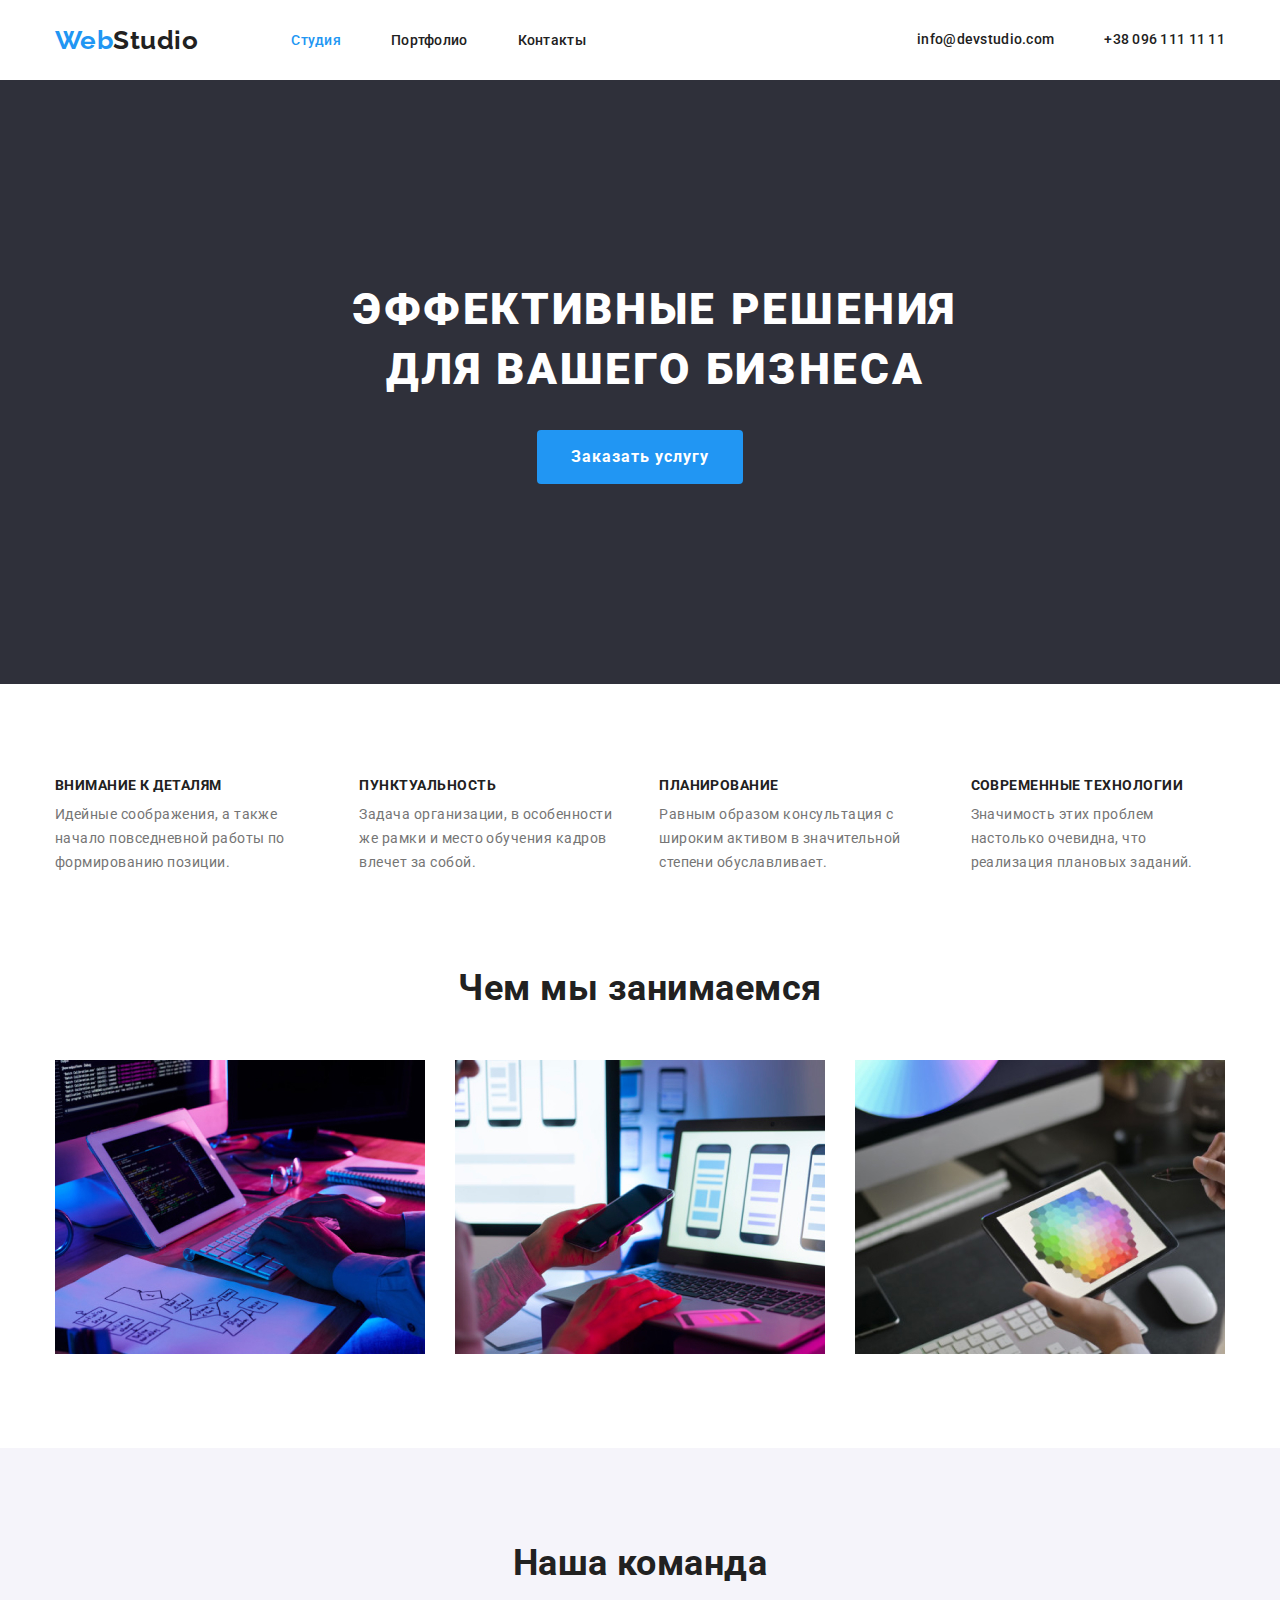
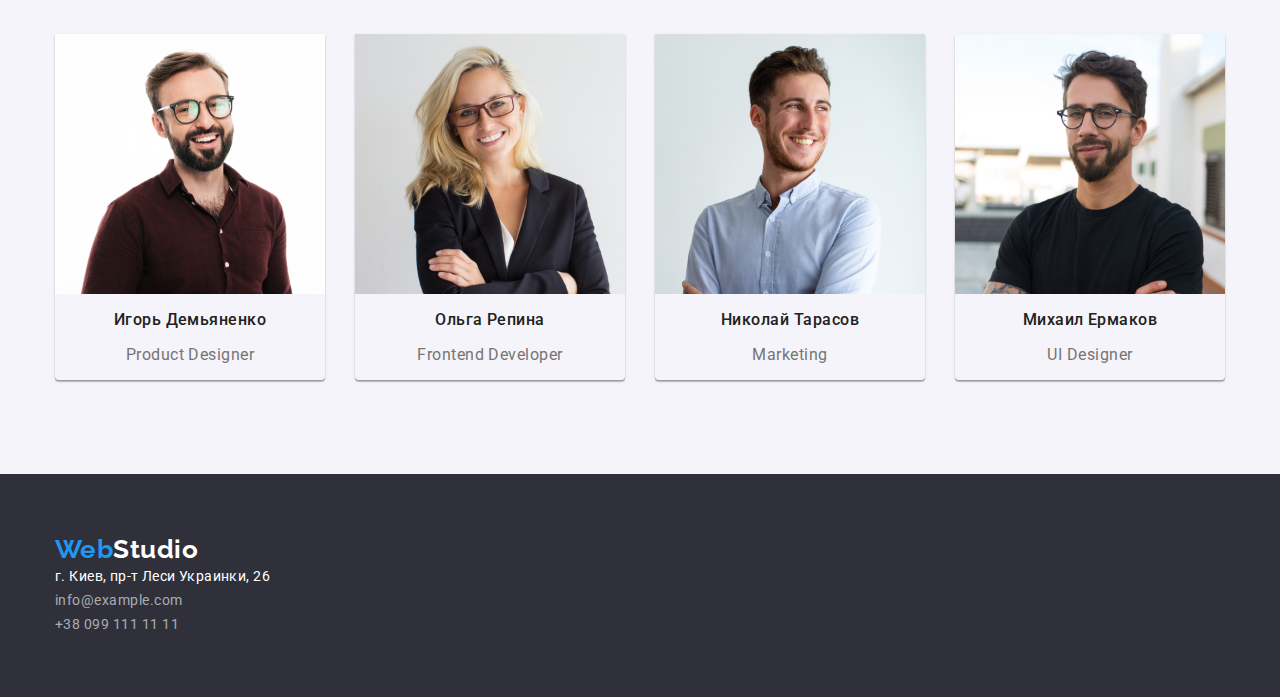
<file: index.html>
<!DOCTYPE html>
<html lang="ru">
  <head>
    <meta charset="UTF-8" />
    <meta name="viewport" content="width=device-width, initial-scale=1.0" />
    <title>Document</title>
    <link href="https://fonts.googleapis.com/css2?family=Raleway:wght@700&family=Roboto:wght@500;700;900&display=swap" rel="stylesheet" />
    <link rel="stylesheet" href="https://cdnjs.cloudflare.com/ajax/libs/modern-normalize/1.0.0/modern-normalize.min.css" />
    <link rel="stylesheet" href="./css/styless.css" />
  </head>
  <body>
    <header class="">
      <div class="container nav">
        <nav class="nav">
          <a href="./index.html" class="logo">Web<span class="part-logo">Studio</span></a>
          <ul class="site-nav list">
            <li class="item"><a href="./index.html" class="link current">Студия</a></li>
            <li class="item"><a href="./portfolio.html" class="link">Портфолио</a></li>
            <li class="item"><a href="" class="link">Контакты</a></li>
          </ul>
        </nav>

        <ul class="kontaktu-nav list">
          <li class="item"><a href="" class="nav-address link">info@devstudio.com</a></li>
          <li class="item"><a href="" class="nav-address link">+38 096 111 11 11</a></li>
        </ul>
      </div>
    </header>
    <main>
      <section class="hero">
        <div class="container hero-box">
          <h1 class="hero-title">Эффективные решения для вашего бизнеса</h1>
          <button class="button first">Заказать услугу</button>
        </div>
      </section>

      <section class="section">
        <div class="container">
          <ul class="list feature-list">
            <li class="feature-item">
              <h3 class="feature-title">Внимание к деталям</h3>
              <p class="feature-text">Идейные соображения, а также начало повседневной работы по формированию позиции.</p>
            </li>
            <li class="feature-item">
              <h3 class="feature-title">Пунктуальность</h3>
              <p class="feature-text">Задача организации, в особенности же рамки и место обучения кадров влечет за собой.</p>
            </li>
            <li class="feature-item">
              <h3 class="feature-title">Планирование</h3>
              <p class="feature-text">Равным образом консультация с широким активом в значительной степени обуславливает.</p>
            </li>
            <li class="feature-item">
              <h3 class="feature-title">Современные технологии</h3>
              <p class="feature-text">Значимость этих проблем настолько очевидна, что реализация плановых заданий.</p>
            </li>
          </ul>
        </div>
      </section>
      <!--чем мы занимаемся-->
      <section class="section example">
        <div class="container">
          <h3 class="example-title">Чем мы занимаемся</h3>
          <ul class="list example-list">
            <li class="example-item">
              <img src="./images/chem1.jpg" alt="печатем код" width="370" />
            </li>
            <li class="example-item">
              <img src="./images/chem2.jpg" alt="создаем дизайн телефона" width="370" />
            </li>
            <li class="example-item">
              <img src="./images/chem3.jpg" alt="работаем на планшете" width="370" />
            </li>
          </ul>
        </div>
      </section>
      <!--Наша команда-->
      <section class="team section">
        <div class="container">
          <h2 class="team-title">Наша команда</h2>
          <ul class="list team-box">
            <li class="team-item">
              <img src="./images/komanda1.jpg" alt="фото Игоря" width="270" />
              <h3 class="team-name">Игорь Демьяненко</h3>
              <p class="team-text">Product Designer</p>
            </li>
            <li class="team-item">
              <img src="./images/komanda2.jpg" alt="фото Ольги" width="270" />
              <h3 class="team-name">Ольга Репина</h3>
              <p class="team-text">Frontend Developer</p>
            </li>
            <li class="team-item">
              <img src="./images/komanda3.jpg" alt="фото Николая" width="270" />
              <h3 class="team-name">Николай Тарасов</h3>
              <p class="team-text">Marketing</p>
            </li>
            <li class="team-item">
              <img src="./images/komanda4.jpg" alt="фото михаила" width="270" />
              <h3 class="team-name">Михаил Ермаков</h3>
              <p class="team-text">UI Designer</p>
            </li>
          </ul>
        </div>
      </section>
    </main>
    <!--футер-->
    <footer class="footer">
      <div class="container">
        <a href="./index.html" class="logo">Web<span class="part-logo-footer">Studio</span></a>
        <address class="address">
          <ul class="list">
            <a href="https://goo.gl/maps/V3Cmk4kMnXvQ9AmN7" class="link karta" target="_blank" rel="noopener noreferrer"
              >г. Киев, пр-т Леси Украинки, 26</a
            >
            <br />
            <li><a href="" class="link address-kontaktu">info@example.com</a></li>
            <li><a href="tel:+380991111111" class="link address-kontaktu">+38 099 111 11 11</a></li>
          </ul>
        </address>
      </div>
    </footer>
  </body>
</html>
</file>
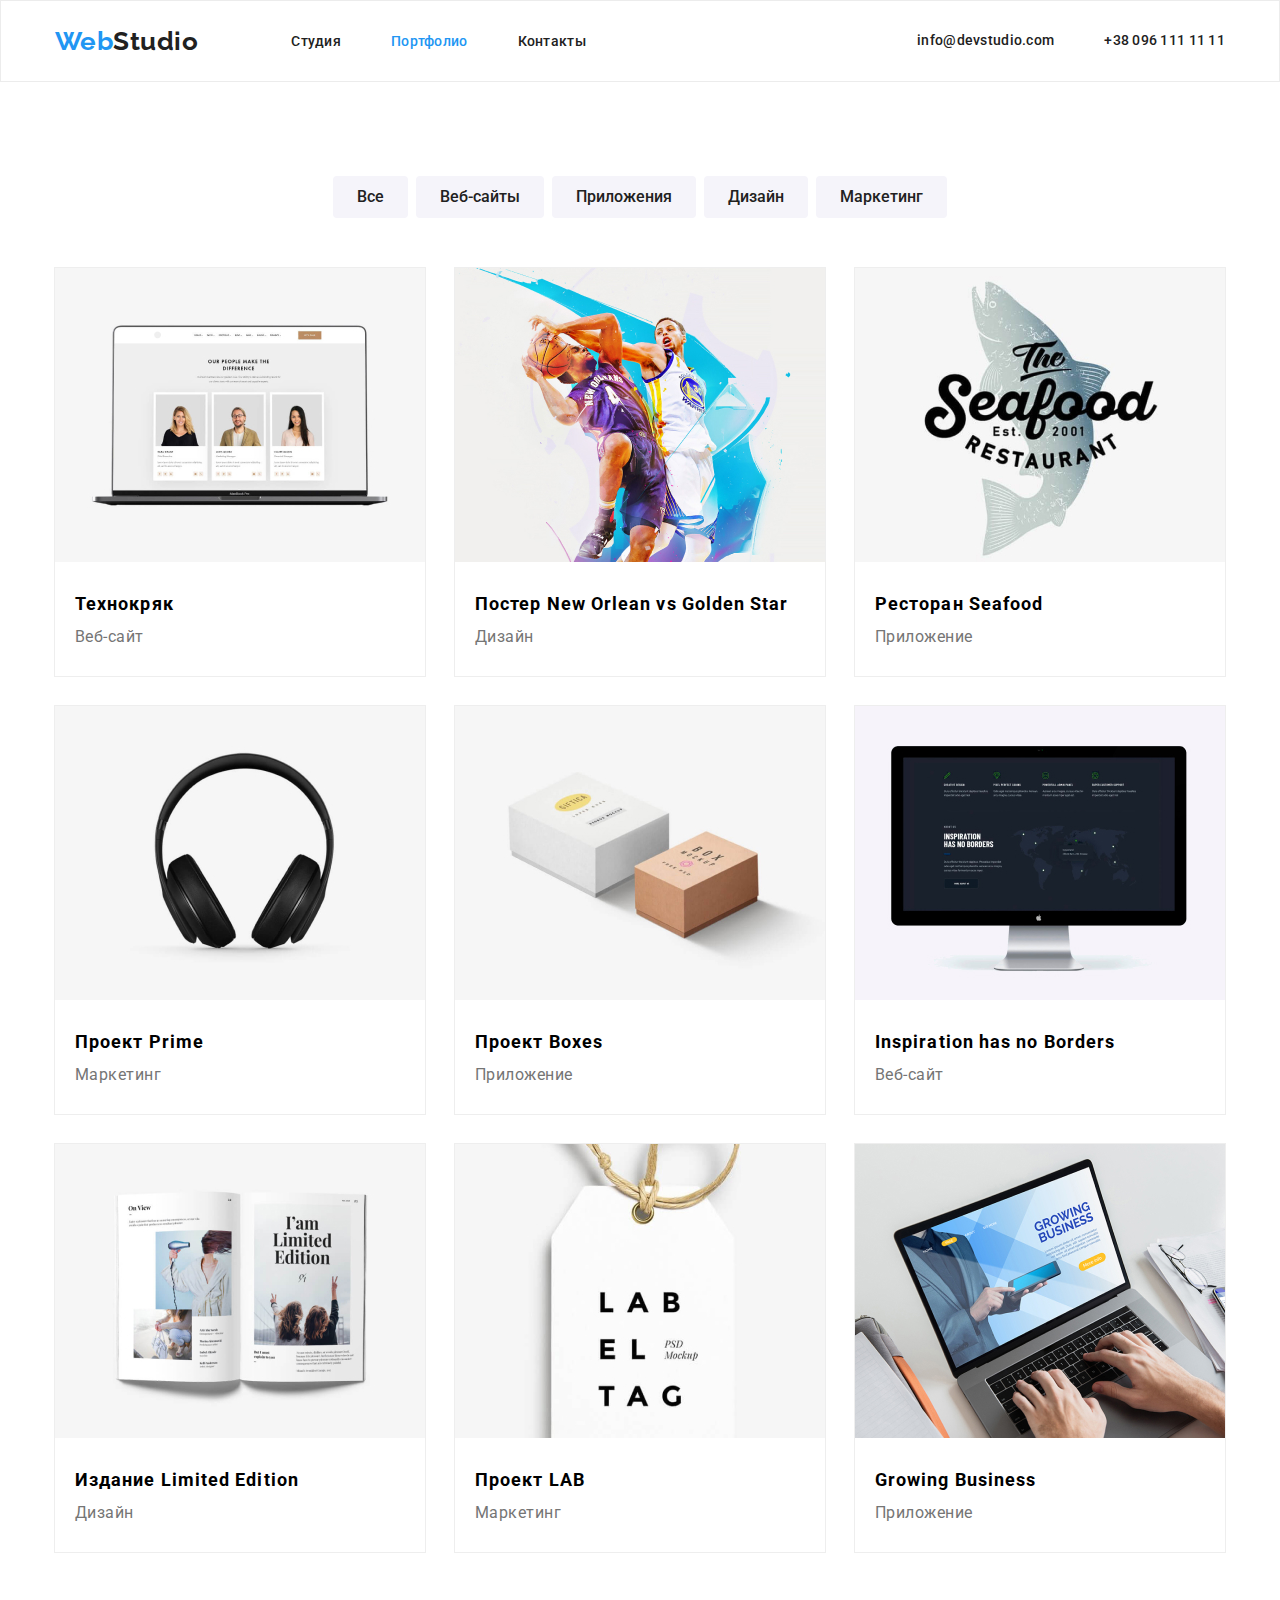
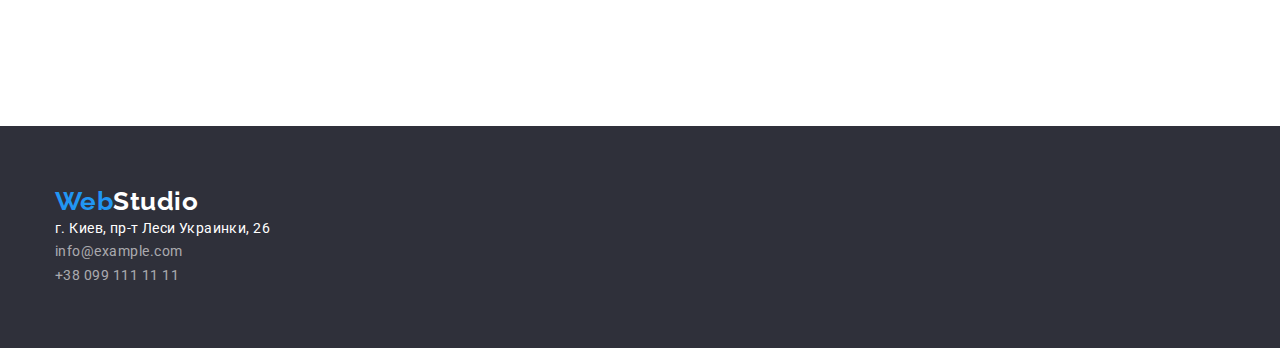
<file: portfolio.html>
<!DOCTYPE html>
<html lang="ru">
  <head>
    <meta charset="UTF-8" />
    <meta name="viewport" content="width=device-width, initial-scale=1.0" />
    <title>Document</title>
    <link href="https://fonts.googleapis.com/css2?family=Raleway:wght@700&family=Roboto:wght@500;700;900&display=swap" rel="stylesheet" />
    <link rel="stylesheet" href="https://cdnjs.cloudflare.com/ajax/libs/modern-normalize/1.0.0/modern-normalize.min.css" />
    <link rel="stylesheet" href="./css/styless.css" />
  </head>
  <body>
    <!--шапка-->
    <header class="header">
      <div class="container nav">
        <nav class="nav">
          <a href="./index.html" class="logo">Web<span class="part-logo">Studio</span></a>
          <ul class="site-nav list">
            <li class="item"><a href="./index.html" class="link">Студия</a></li>
            <li class="item"><a href="./portfolio.html" class="link current">Портфолио</a></li>
            <li class="item"><a href="" class="link">Контакты</a></li>
          </ul>
        </nav>

        <ul class="kontaktu-nav list">
          <li class="item"><a href="" class="nav-address link">info@devstudio.com</a></li>
          <li class="item"><a href="" class="nav-address link">+38 096 111 11 11</a></li>
        </ul>
      </div>
    </header>
    <main>
      <!--под меню-->
      <section class="menu-section">
        <div class="container">
          <ul class="list menu">
            <li class="menu-item"><button class="button secondary">Все</button></li>
            <li class="menu-item"><button class="button secondary">Веб-сайты</button></li>
            <li class="menu-item"><button class="button secondary">Приложения</button></li>
            <li class="menu-item"><button class="button secondary">Дизайн</button></li>
            <li class="menu-item"><button class="button secondary">Маркетинг</button></li>
          </ul>
          <!--категории-->
          <ul class="list categ-list">
            <li class="categ-item">
              <a href="" class="link">
                <div class="image">
                  <img src="./images/kateg1.jpg" alt="шаблон вебсайта" />
                </div>
                <div class="categ-review">
                  <h2 class="categ-title">Технокряк</h2>
                  <p class="categ-text">Веб-сайт</p>
                </div>
              </a>
            </li>
            <li class="categ-item">
              <a href="" class="link">
                <div class="image">
                  <img src="./images/kateg2.jpg" alt="Постер New Orlean vs Golden Star" />
                </div>
                <div class="categ-review">
                  <h2 class="categ-title">Постер New Orlean vs Golden Star</h2>
                  <p class="categ-text">Дизайн</p>
                </div>
              </a>
            </li>
            <li class="categ-item">
              <a href="" class="link">
                <div class="image"><img src="./images/kateg3.jpg" alt="Ресторан Seafood" width: 370px></div>
                <div class="categ-review">
                  <h2 class="categ-title">Ресторан Seafood</h2>
                  <p class="categ-text">Приложение</p>
                </div>
              </a>
            </li>
            <li class="categ-item">
              <a href="" class="link">
                <div class="image"><img src="./images/kateg4.jpg" alt="наушники" width: 370px></div>
                <div class="categ-review">
                  <h2 class="categ-title">Проект Prime</h2>
                  <p class="categ-text">Маркетинг</p>
                </div>
              </a>
            </li>
            <li class="categ-item">
              <a href="" class="link">
                <div class="categ-image"><img src="./images/kateg5.jpg" alt="2 коробки" width: 370px></div>
                <div class="categ-review">
                  <h2 class="categ-title">Проект Boxes</h2>
                  <p class="categ-text">Приложение</p>
                </div>
              </a>
            </li>
            <li class="categ-item">
              <a href="" class="link">
                <div class="categ-image"><img src="./images/kateg6.jpg" alt="заставка на мониторе" width: 370px></div>
                <div class="categ-review">
                  <h2 class="categ-title">Inspiration has no Borders</h2>
                  <p class="categ-text">Веб-сайт</p>
                </div>
              </a>
            </li>
            <li class="categ-item">
              <a href="" class="link">
                <div class="categ-image"><img src="./images/kateg7.jpg" alt="открытая книжка" width: 370px></div>
                <div class="categ-review">
                  <h2 class="categ-title">Издание Limited Edition</h2>
                  <p class="categ-text">Дизайн</p>
                </div>
              </a>
            </li>
            <li class="categ-item">
              <a href="" class="link">
                <div class="categ-image"><img src="./images/kateg8.jpg" alt="эмблема с ярлыком" width: 370px></div>
                <div class="categ-review">
                  <h2 class="categ-title">Проект LAB</h2>
                  <p class="categ-text">Маркетинг</p>
                </div>
              </a>
            </li>
            <li class="categ-item">
              <a href="" class="link">
                <div class="categ-image"><img src="./images/kateg9.jpg" alt="печатание на ноутбуке" width: 370px></div>
                <div class="categ-review">
                  <h2 class="categ-title">Growing Business</h2>
                  <p class="categ-text">Приложение</p>
                </div>
              </a>
            </li>
          </ul>
        </div>
      </section>
    </main>
    <!--футер-->
    <footer class="footer">
      <div class="container">
        <a href="./index.html" class="logo">Web<span class="part-logo-footer">Studio</span></a>
        <address class="address">
          <ul class="list">
            <a href="https://goo.gl/maps/V3Cmk4kMnXvQ9AmN7" class="link karta" target="_blank" rel="noopener noreferrer"
              >г. Киев, пр-т Леси Украинки, 26</a
            >
            <br />
            <li><a href="" class="link address-kontaktu">info@example.com</a></li>
            <li><a href="tel:+380991111111" class="link address-kontaktu">+38 099 111 11 11</a></li>
          </ul>
        </address>
      </div>
    </footer>
  </body>
</html>
</file>
<file: css/styless.css>
:root {
  --primary-text-color: #212121;
  --text-color: #757575;
  --accent-color: #2196f3;
  --bg-color: #ffffff;
  --primary-white-color: #ffffff;
}
body {
  background-color: #ffffff;
  color: var(--primary-text-color);
  font-family: "Roboto", sans-serif;
  letter-spacing: 0.03em;
}

img {
  display: block;
  max-width: 100%;
  height: auto;
}

.container {
  width: 1200px;
  padding-left: 15px;
  padding-right: 15px;
  margin-left: auto;
  margin-right: auto;
}

.logo {
  margin-right: 93px;
  font-family: "Raleway", sans-serif;
  font-weight: bold;
  font-size: 26px;
  line-height: 1.19;
  color: #2196f3;
  text-decoration: none;
}
.logo-footer {
  font-family: "Raleway", sans-serif;
  font-weight: bold;
  font-size: 26px;
  line-height: 1.19;
  color: #2196f3;
  text-decoration: none;
}

.part-logo {
  color: var(--primary-text-color);
}
.part-logo-footer {
  color: white;
}

.section {
  padding-top: 94px;
  padding-bottom: 94px;
}

.link {
  text-decoration: none;
}
.categ .link {
  display: block;
}

.list {
  padding: 0;
  margin: 0;
  list-style: none;
}

.hero {
  padding-top: 200px;
  padding-bottom: 200px;
  background-color: #2f303a;
}

.hero-box {
  text-align: center;
  width: 696px;
}

.hero-title {
  font-weight: 900;
  font-size: 44px;
  line-height: 1.36;
  letter-spacing: 0.06em;
  text-transform: uppercase;
  margin-top: 0px;
  margin-bottom: 30px;
  color: var(--primary-white-color);
  width: 696px;
}

.nav {
  display: flex;
  align-items: center;
}

.site-nav {
  display: flex;
  font-weight: 500;
  font-size: 14px;
  line-height: 1.06;
  letter-spacing: 0.02em;

  color: #2196f3;
}
.nav-address {
  font-weight: 500;
  font-size: 14px;
  line-height: 1.14;
  letter-spacing: 0.02em;

  color: #757575;
}

.kontaktu-nav {
  display: flex;
  margin-left: auto;
}

.kontaktu-nav .item + .item {
  margin-left: 50px;
}

.site-nav .link,
.kontaktu-nav .link {
  display: block;
  padding-top: 32px;
  padding-bottom: 32px;

  color: var(--primary-text-color);
  text-decoration: none;
}
.site-nav .link.current {
  color: var(--accent-color);
}
.link:hover,
.link:focus {
  color: var(--accent-color);
}

.header {
  border: 1px solid #ececec;
}

/*
.site-nav .item:not(:last-child) {
  margin-right: 50px;
}
*/
.site-nav .item + .item {
  margin-left: 50px;
}

/*feature*/

.feature-list {
  display: flex;
}

.feature-item {
  width: calc(100% - 30px * 3) / 4;
}

.feature-item:not(:last-child) {
  margin-right: 30px;
}

.feature-title {
  color: var(--primary-text-color);
  margin-top: 0px;
  margin-bottom: 10px;
  font-weight: bold;
  font-size: 14px;
  line-height: 1.07;
  text-transform: uppercase;
}

.feature-text {
  color: var(--text-color);
  font-size: 14px;
  line-height: 1.71;

  margin-top: 0px;
  margin-bottom: 0px;
}

/*example*/

.example {
  padding-top: 0px;
}
.example-list {
  display: flex;
}

.example-title {
  font-weight: bold;
  font-size: 36px;
  line-height: 1.16;
  text-align: center;
  margin-bottom: 50px;
  margin-top: 0px;
}

.example .example-item + .example-item {
  margin-left: 30px;
}

/*team*/

.team {
  background-color: #f5f4fa;
}

.team-name {
  font-weight: 500;
  font-size: 16px;
  line-height: 1.19;
  text-align: center;
}

.team-text {
  font-size: 16px;
  line-height: 1.19;
  text-align: center;
  color: var(--text-color);
}

.team-item {
  width: calc((100% - 30px * 3) / 4);
  box-shadow: 0px 1px 3px rgba(0, 0, 0, 0.12), 0px 1px 1px rgba(0, 0, 0, 0.14), 0px 2px 1px rgba(0, 0, 0, 0.2);
  border-radius: 0px 0px 4px 4px;
}

.team-title {
  margin-top: 0px;
  margin-bottom: 50px;
  text-align: center;
  font-weight: bold;
  font-size: 36px;
  line-height: 1.17;
}

.team-box {
  display: flex;
}

.team-box .team-item:not(:last-child) {
  margin-right: 30px;
}

.button {
  display: inline-block;
  font-family: inherit;
  color: var(--primary-text-color);
  background-color: var(--bg-color);
  border-radius: 4px;
  text-align: center;
}

.button.first {
  color: var(--primary-white-color);
  background-color: var(--accent-color);
  border-color: transparent;
  text-decoration: none;
  padding: 10px 32px;
  font-weight: bold;
  font-size: 16px;
  line-height: 1.88;
  align-items: center;
  letter-spacing: 0.06em;
}

.button.secondary {
  color: var(--primary-text-color);
  background-color: #f5f4fa;
  border-color: transparent;
  font-weight: 500;
  font-size: 16px;
  line-height: 1.62;
  text-align: center;
  padding: 6px 22px;
}

.button.secondary:hover,
.button.secondary:focus {
  color: var(--primary-white-color);
  background-color: #2196f3;
  border-color: transparent;
}

.button.first:hover,
.button.first:focus {
  color: var(--accent-color);
  background-color: var(--primary-white-color);
  border-color: blue;
}
/*menu*/
.menu-section {
  padding-top: 94px;
  padding-bottom: 50px;
}

.menu {
  display: flex;
  justify-content: center;
  margin-bottom: 50px;
}

.menu-item:not(:last-child) {
  margin-right: 8px;
}

/*categ*/

.categ-list .link {
  margin-bottom: 110px;
}

.categ-text {
  font-size: 16px;
  line-height: 1.87;
  color: #757575;
  margin: 0px;
}

.categ-title {
  font-weight: bold;
  font-size: 18px;
  line-height: 2;
  letter-spacing: 0.06em;
  color: black;
  margin: 0px;
}

.categ-review {
  padding: 24px 20px;
}

/*
.categ-section {
  padding-bottom: 94px;
}
*/

.categ-list {
  display: flex;
  flex-wrap: wrap;
  padding-bottom: 94px;
}

.categ-item {
  margin-right: 30px;
  margin-bottom: 30px;
  outline: 1px solid #eeeeee;
}
.categ-item:nth-child(3n) {
  margin-right: 0px;
}

/*
.categ-item:nth-last-child(-n + 3) {
  margin-bottom: 0px;
}
*/

/* футер*/
.footer {
  background-color: #2f303a;
  padding-top: 60px;
  padding-bottom: 60px;
}

.address {
  font-size: 14px;
  line-height: 1.71;
  color: #ffffff;
  font-style: normal;
}
.karta {
  font-size: 14px;
  line-height: 1.71;
  letter-spacing: 0.03em;

  color: #ffffff;
}
.address-kontaktu {
  color: rgba(255, 255, 255, 0.6);
}
</file>
